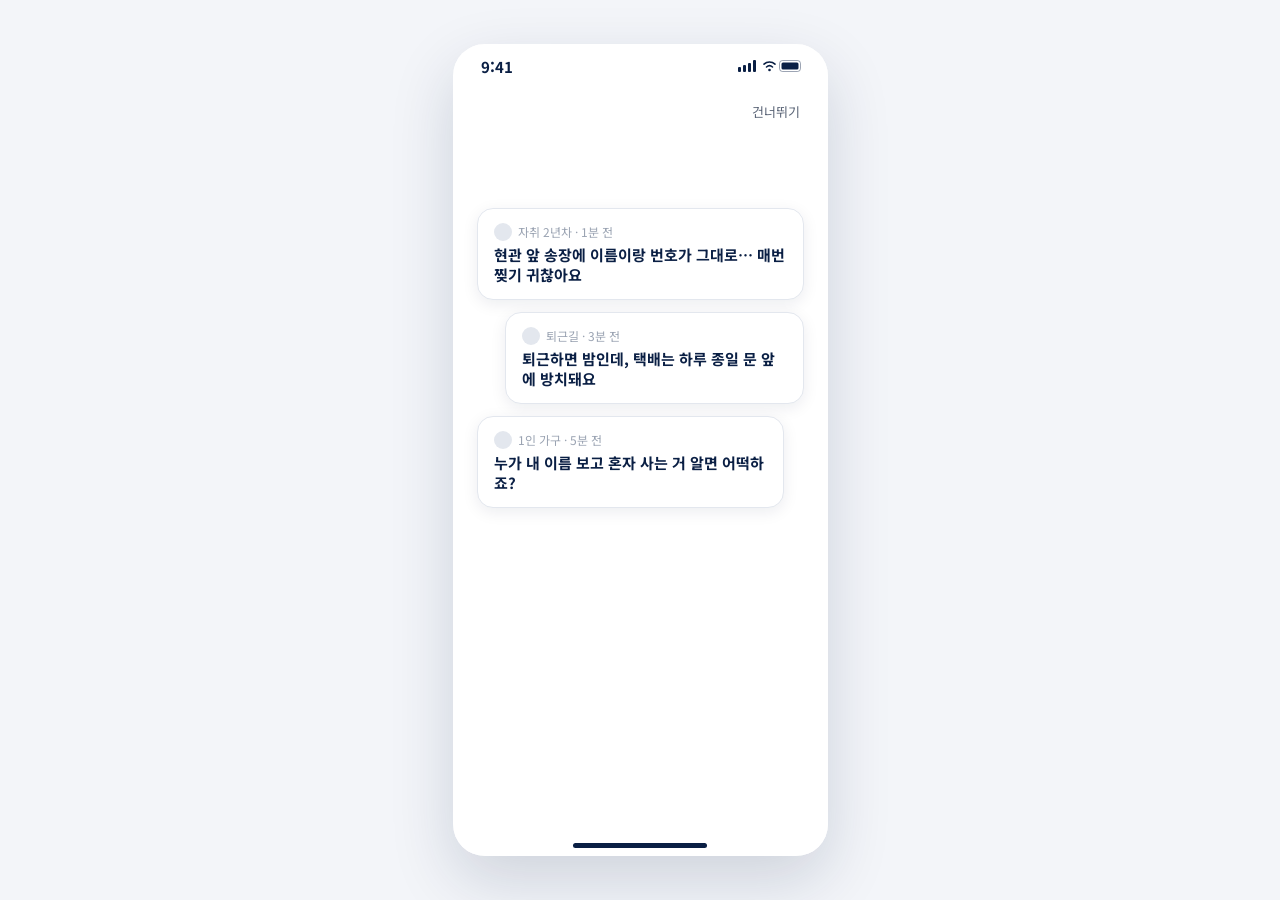
<file: index.html>
<!DOCTYPE html>
<html lang="ko">
<head>
  <meta charset="UTF-8" />
  <meta name="viewport" content="width=device-width, initial-scale=1, viewport-fit=cover" />
  <title>오는길택배 · 실명 없이, 내 일정에 맞춰 받는 안심 택배</title>
  <link rel="preconnect" href="https://fonts.googleapis.com" />
  <link rel="preconnect" href="https://fonts.gstatic.com" crossorigin />
  <link href="https://fonts.googleapis.com/css2?family=Noto+Sans+KR:wght@400;500;700&display=swap" rel="stylesheet" />
  <link rel="stylesheet" href="style.css" />
</head>
<body>
<main class="device">

  <svg width="0" height="0" style="position:absolute" aria-hidden="true">
    <symbol id="i-back" viewBox="0 0 24 24"><path d="M15 18l-6-6 6-6" fill="none" stroke="currentColor" stroke-width="2" stroke-linecap="round" stroke-linejoin="round"/></symbol>
    <symbol id="i-box" viewBox="0 0 24 24"><g fill="none" stroke="currentColor" stroke-width="1.8" stroke-linejoin="round"><path d="M21 8l-9-5-9 5v8l9 5 9-5V8z"/><path d="M3 8l9 5 9-5M12 13v8"/></g></symbol>
    <symbol id="i-lock" viewBox="0 0 24 24"><g fill="none" stroke="currentColor" stroke-width="2"><rect x="5" y="10" width="14" height="10" rx="2"/><path d="M8 10V7a4 4 0 0 1 8 0v3"/></g></symbol>
    <symbol id="i-info" viewBox="0 0 24 24"><g fill="none" stroke="currentColor" stroke-width="2" stroke-linecap="round"><circle cx="12" cy="12" r="9"/><path d="M12 11v6M12 7.5v.5"/></g></symbol>
    <symbol id="i-refresh" viewBox="0 0 24 24"><g fill="none" stroke="currentColor" stroke-width="2.2" stroke-linecap="round" stroke-linejoin="round"><path d="M20 11a8 8 0 1 0-2.3 5.7"/><path d="M20 4v7h-7"/></g></symbol>
    <symbol id="i-status" viewBox="0 0 66 12"><g fill="currentColor"><rect x="0" y="7" width="3" height="5" rx="1"/><rect x="5" y="5" width="3" height="7" rx="1"/><rect x="10" y="3" width="3" height="9" rx="1"/><rect x="15" y="0" width="3" height="12" rx="1"/><circle cx="31.5" cy="10" r="1.3"/><rect x="43.5" y="2.5" width="17" height="7" rx="1.5"/></g><path d="M26 4.2a8 8 0 0 1 11 0M28.5 7a4.5 4.5 0 0 1 6 0" fill="none" stroke="currentColor" stroke-width="1.6" stroke-linecap="round"/><rect x="41.5" y="0.5" width="21" height="11" rx="3" fill="none" stroke="currentColor" opacity=".4"/></symbol>
  </svg>

  <!-- ===================== 00 스플래시 ===================== -->
  <section class="screen is-active" id="s0" aria-label="오는길택배 시작">
    <div class="status-bar"><span>9:41</span><svg width="66" height="12"><use href="#i-status"/></svg></div>
    <button class="skip press" id="skip">건너뛰기</button>
    <div class="content">
      <div class="comments" aria-hidden="true">
        <div class="comment"><div class="who"><span class="ava"></span><span class="t-caption1 c-muted">자취 2년차 · 1분 전</span></div><p class="t-subhead bold">현관 앞 송장에 이름이랑 번호가 그대로… 매번 찢기 귀찮아요</p></div>
        <div class="comment"><div class="who"><span class="ava"></span><span class="t-caption1 c-muted">퇴근길 · 3분 전</span></div><p class="t-subhead bold">퇴근하면 밤인데, 택배는 하루 종일 문 앞에 방치돼요</p></div>
        <div class="comment"><div class="who"><span class="ava"></span><span class="t-caption1 c-muted">1인 가구 · 5분 전</span></div><p class="t-subhead bold">누가 내 이름 보고 혼자 사는 거 알면 어떡하죠?</p></div>
      </div>
      <div class="splash-main" id="splash-main">
        <div class="tiles" id="tiles" aria-hidden="true"><i></i><i></i><i></i><i></i><i></i><i></i><i></i><i></i><i></i></div>
        <h1 class="t-large-title bold">이제 택배도<br /><span class="hl" id="splash-hl">실명 없이, 오는 길에</span></h1>
        <p class="t-body c-gray">닉네임·안심번호로 주문하고<br />퇴근길 보관함에서 비밀번호로 받아요.</p>
      </div>
    </div>
    <div class="footer" id="splash-cta"><button class="btn btn-primary press" data-go="s1">안심 택배 시작하기</button></div>
    <div class="home-indicator"></div>
  </section>

  <!-- ===================== 01 주문/결제 · 배송지 선택 ===================== -->
  <section class="screen" id="s1" aria-label="주문/결제">
    <div class="status-bar"><span>9:41</span><svg width="66" height="12"><use href="#i-status"/></svg></div>
    <header class="nav-bar">
      <button class="back" data-back aria-label="뒤로"><svg width="24" height="24"><use href="#i-back"/></svg></button>
      <h1 class="t-headline">주문/결제</h1>
    </header>
    <div class="content">
      <div class="product reveal" style="--i:0">
        <div class="thumb c-muted"><svg width="32" height="32"><use href="#i-box"/></svg></div>
        <div><p class="t-body bold">무선 이어폰 케이스 외 1건</p><p class="t-subhead c-gray">32,000원 · 무료배송</p></div>
      </div>
      <div class="divider reveal" style="--i:1"></div>
      <h2 class="t-title3 bold reveal" style="--i:2">어디서 받을까요?</h2>
      <div role="radiogroup" aria-label="배송지" class="reveal" style="--i:3;display:flex;flex-direction:column;gap:16px">
        <button class="card option press" role="radio" aria-checked="false" data-delivery="home">
          <span class="row"><span class="radio"></span><span class="t-callout bold option-title">기본 배송지 (집 앞)</span></span>
          <span class="t-footnote c-muted">서울시 ○○구 ○○로 12</span>
        </button>
        <button class="card option is-selected press" role="radio" aria-checked="true" data-delivery="safe">
          <span class="row"><span class="radio"></span><span class="t-callout bold option-title">안심 택배</span><span class="tag solid">추천</span></span>
          <span class="t-footnote">스마트 거점(보관함)에서 수령<br />실명 대신 닉네임·안심번호로 배송</span>
        </button>
      </div>
      <p class="hint t-caption1 c-gray reveal" style="--i:4"><svg class="c-muted" width="16" height="16"><use href="#i-info"/></svg>안심 택배를 고르지 않으면 기본 배송지로 일반 배송돼요</p>
    </div>
    <div class="footer"><button class="btn btn-primary press" id="s1-next"><span class="label">다음 · 수령 장소 지정</span></button></div>
    <div class="home-indicator"></div>
  </section>

  <!-- ===================== 02 보관함 위치 선택 ===================== -->
  <section class="screen" id="s2" aria-label="보관함 위치 선택">
    <div class="status-bar"><span>9:41</span><svg width="66" height="12"><use href="#i-status"/></svg></div>
    <header class="nav-bar">
      <button class="back" data-back aria-label="뒤로"><svg width="24" height="24"><use href="#i-back"/></svg></button>
      <h1 class="t-headline">보관함 위치 선택</h1>
    </header>
    <div class="content" style="gap:14px">
      <div class="map reveal" style="--i:0" id="map">
        <svg class="roads" viewBox="0 0 335 168" preserveAspectRatio="none" aria-hidden="true">
          <path d="M-10 120 L345 92" stroke="#fff" stroke-width="14"/><path d="M120 -10 L150 178" stroke="#fff" stroke-width="12"/>
          <path d="M250 -10 L235 178" stroke="#fff" stroke-width="8"/><path d="M-10 40 L345 55" stroke="#fff" stroke-width="6"/>
          <rect x="20" y="62" width="80" height="44" rx="6" fill="#E3E7EE"/><rect x="170" y="10" width="56" height="36" rx="6" fill="#E3E7EE"/><rect x="262" y="110" width="60" height="44" rx="6" fill="#E3E7EE"/>
        </svg>
      </div>
      <div class="card is-selected locker-card reveal" style="--i:1;gap:4px;background:var(--white)" id="locker-card">
        <div style="display:flex;gap:8px;align-items:center"><span class="t-callout bold" id="lk-name">중앙역 보관함</span><span class="tag" id="lk-tag">가까운 거점</span></div>
        <p class="t-footnote c-gray" id="lk-desc">1번 출구 앞 · 퇴근 동선 · 24시간</p>
      </div>
      <div class="card surface reveal" style="--i:2;gap:10px">
        <div class="row-between"><span class="t-subhead c-gray">현재 사용 가능</span><span class="t-title3 bold c-blue"><span id="lk-avail">0</span> / 12칸</span></div>
        <div class="progress"><span id="lk-bar"></span></div>
        <div class="row-between t-footnote" id="lk-sizes"><span>소형 2칸</span><span>중형 1칸</span><span>대형 1칸</span></div>
        <p class="t-caption1 c-muted">핀을 눌러 다른 보관함도 볼 수 있어요</p>
      </div>
      <h2 class="t-body bold reveal" style="--i:3">언제 찾으러 갈까요?</h2>
      <div class="chips reveal" style="--i:4" data-group="day">
        <button class="chip press">오늘</button><button class="chip press is-selected">내일</button><button class="chip press">모레</button>
      </div>
      <div class="chips reveal" style="--i:5" data-group="time">
        <button class="chip press">오후</button><button class="chip press is-selected">저녁</button><button class="chip press">밤</button>
      </div>
    </div>
    <div class="footer"><button class="btn btn-primary press" id="s2-next">이 위치로 선택</button></div>
    <div class="home-indicator"></div>
  </section>

  <!-- ===================== 03 안심 배송 정보 ===================== -->
  <section class="screen" id="s3" aria-label="안심 배송 정보">
    <div class="status-bar"><span>9:41</span><svg width="66" height="12"><use href="#i-status"/></svg></div>
    <header class="nav-bar">
      <button class="back" data-back aria-label="뒤로"><svg width="24" height="24"><use href="#i-back"/></svg></button>
      <h1 class="t-headline">안심 배송 정보</h1>
    </header>
    <div class="content">
      <div class="card is-selected reveal" style="--i:0">
        <label class="check"><input type="checkbox" id="chk-all" checked /><span class="box c-white"><svg width="18" height="18" viewBox="0 0 24 24"><path d="M6 12.5l4 4 8-9" fill="none" stroke="currentColor" stroke-width="2.4" stroke-linecap="round" stroke-linejoin="round"/></svg></span>안심 배송 정보 사용</label>
      </div>
      <div class="reveal" style="--i:1;display:flex;flex-direction:column;gap:8px">
        <label class="check"><input type="checkbox" id="chk-nick" checked /><span class="box c-white"><svg width="18" height="18" viewBox="0 0 24 24"><path d="M6 12.5l4 4 8-9" fill="none" stroke="currentColor" stroke-width="2.4" stroke-linecap="round" stroke-linejoin="round"/></svg></span>닉네임 사용</label>
        <div class="field" id="field-nick"><span class="t-body bold c-blue slot" id="nick-val">졸린 수달</span><button class="reroll press" id="reroll-nick"><svg width="12" height="12"><use href="#i-refresh"/></svg>다시 뽑기</button></div>
      </div>
      <div class="reveal" style="--i:2;display:flex;flex-direction:column;gap:8px">
        <label class="check"><input type="checkbox" id="chk-phone" checked /><span class="box c-white"><svg width="18" height="18" viewBox="0 0 24 24"><path d="M6 12.5l4 4 8-9" fill="none" stroke="currentColor" stroke-width="2.4" stroke-linecap="round" stroke-linejoin="round"/></svg></span>안심번호 사용</label>
        <div class="field" id="field-phone"><span class="t-body bold c-blue slot" id="phone-val">050-1234-5678</span><button class="reroll press" id="reroll-phone"><svg width="12" height="12"><use href="#i-refresh"/></svg>다시 뽑기</button></div>
      </div>
      <p class="t-subhead c-gray reveal" style="--i:3">송장 미리보기</p>
      <div class="card invoice reveal" style="--i:4">
        <p class="line t-footnote"><span class="c-gray">받는 분</span><b class="c-blue" id="inv-name">졸린 수달</b></p>
        <p class="line t-footnote"><span class="c-gray" id="inv-phone-label">안심번호</span><b class="c-blue" id="inv-phone">050-1234-5678</b></p>
        <div class="barcode" id="barcode" aria-hidden="true"></div>
      </div>
      <p class="hint t-caption1 bold c-teal reveal" style="--i:5" id="safe-msg"><svg width="16" height="16"><use href="#i-lock"/></svg><span>실명·실제 번호는 송장에 인쇄되지 않아요</span></p>
    </div>
    <div class="footer"><button class="btn btn-primary press" data-go="s4">32,000원 결제하기</button></div>
    <div class="home-indicator"></div>
  </section>

  <!-- ===================== 04 알림 · 배송 추적 · 비밀번호 ===================== -->
  <section class="screen bg-gray" id="s4" aria-label="오는길택배 알림">
    <div class="status-bar"><span>9:41</span><svg width="66" height="12"><use href="#i-status"/></svg></div>
    <header class="nav-bar">
      <button class="back" data-back aria-label="뒤로"><svg width="24" height="24"><use href="#i-back"/></svg></button>
      <h1 class="t-headline">오는길택배</h1>
    </header>
    <div class="content" style="gap:12px">
      <div class="sender reveal" style="--i:0"><span class="avatar c-white"><svg width="18" height="18"><use href="#i-box"/></svg></span><span class="t-subhead bold">오는길택배</span></div>
      <div class="bubble reveal" style="--i:1">
        <p class="t-footnote bold c-gray">주문 완료 안내</p>
        <p class="t-subhead"><span class="lk-name-text">중앙역 보관함</span> · <span class="pickup-text">내일 저녁</span> 픽업으로 접수됐어요</p>
      </div>
      <div class="track reveal" style="--i:2">
        <div class="row-between"><span class="t-subhead bold">배송 현황</span><span class="t-caption1 c-blue bold" id="track-status">택배사 집하 완료</span></div>
        <div class="track-line">
          <span class="rail"></span><span class="fill" id="track-fill"></span>
          <span class="node" style="left:0%"></span><span class="node" style="left:50%"></span><span class="node" style="left:100%"></span>
          <span class="truck" id="truck"><svg width="16" height="16"><use href="#i-box"/></svg></span>
        </div>
        <div class="track-labels" id="track-labels"><span>집하</span><span>중간 허브</span><span class="lk-name-text">중앙역 보관함</span></div>
      </div>
      <article class="notice" id="notice">
        <div class="notice-head"><svg width="18" height="18"><use href="#i-lock"/></svg><span class="t-callout bold">배송 완료 · 비밀번호 안내</span></div>
        <div class="notice-body">
          <p class="t-callout"><span class="nick-text">졸린 수달</span>님, 택배가<br /><span class="lk-name-text">중앙역 보관함</span> 05번 칸에 보관됐어요.</p>
          <div class="pw-box">
            <span class="t-footnote c-gray">비밀번호</span>
            <span class="t-title1 bold c-blue pw-num" id="pw-num"><span>0</span><span>0</span><span>0</span><span>0</span><span>0</span><span>0</span></span>
            <span class="t-caption1 c-gray">내일 23:00까지 보관</span>
          </div>
          <button class="btn btn-primary btn-sm press" data-go="s5">수령 정보 보기</button>
        </div>
      </article>
    </div>
    <div class="home-indicator"></div>
  </section>

  <!-- ===================== 05 수령 웹 · 키패드 ===================== -->
  <section class="screen" id="s5" aria-label="택배 수령">
    <div class="status-bar"><span>9:41</span><svg width="66" height="12"><use href="#i-status"/></svg></div>
    <header class="nav-bar">
      <button class="back" data-back aria-label="뒤로"><svg width="24" height="24"><use href="#i-back"/></svg></button>
      <h1 class="t-headline">택배 수령</h1>
    </header>
    <div class="content" style="gap:12px;padding-bottom:8px">
      <div class="center reveal" style="--i:0">
        <p class="t-title3 bold"><span class="lk-name-text">중앙역 보관함</span></p>
        <p class="t-footnote c-gray">기사님이 배정한 칸을 찾고 있어요</p>
      </div>
      <div class="locker reveal" style="--i:1" id="locker"></div>
      <p class="t-subhead bold center reveal" style="--i:2" id="code-label">비밀번호 6자리를 입력하세요</p>
      <div class="code reveal" style="--i:3" id="code"><span></span><span></span><span></span><span></span><span></span><span></span></div>
      <p class="t-caption1 c-gray center reveal" style="--i:4">알림으로 받은 비밀번호 · <button class="autofill" id="autofill">자동 입력</button></p>
      <div class="keypad reveal" style="--i:5" id="keypad"></div>
    </div>
    <div class="home-indicator"></div>
  </section>

  <!-- ===================== 06 수령 · 파기 완료 ===================== -->
  <section class="screen" id="s6" aria-label="수령 완료">
    <div class="status-bar"><span>9:41</span><svg width="66" height="12"><use href="#i-status"/></svg></div>
    <header class="nav-bar"><h1 class="t-headline">수령 완료</h1></header>
    <div class="content" style="gap:20px">
      <div class="card invoice shred" id="shred">
        <p class="t-caption1 bold status" id="shred-status">송장 정보를 파기하고 있어요…</p>
        <p class="line t-footnote"><span class="c-gray">받는 분</span><b class="c-blue shred-text nick-text">졸린 수달</b></p>
        <p class="line t-footnote"><span class="c-gray">안심번호</span><b class="c-blue shred-text">050-1234-5678</b></p>
        <p class="line t-footnote"><span class="c-gray">보관 칸</span><b class="c-blue shred-text">05번 · 482913</b></p>
      </div>
      <div class="done-hero" id="done-hero">
        <div class="done-ring"><div class="c-white"><svg width="36" height="36" viewBox="0 0 24 24"><path d="M6 12.5l4 4 8-9" fill="none" stroke="currentColor" stroke-width="2.6" stroke-linecap="round" stroke-linejoin="round"/></svg></div></div>
        <p class="t-title1 bold">수령 완료!</p>
        <p class="t-body c-gray center">개인정보와 송장 데이터가<br />안전하게 파기됐어요.</p>
      </div>
      <div class="card surface summary" id="summary">
        <div class="row-between t-subhead"><span class="c-gray">수령 장소</span><b><span class="lk-name-text">중앙역 보관함</span> 05번</b></div>
        <div class="row-between t-subhead"><span class="c-gray">수령 시각</span><b id="done-time">오늘 19:42</b></div>
        <div class="row-between t-subhead"><span class="c-gray">비밀번호</span><b class="c-gray">만료됨</b></div>
        <div class="row-between t-subhead"><span class="c-gray">개인정보 · 송장</span><b class="c-teal">파기 완료</b></div>
      </div>
      <p class="hint t-caption1 bold c-teal after" id="after" style="justify-content:center"><svg width="16" height="16"><use href="#i-lock"/></svg>흔적 걱정 없이 집에 가세요</p>
    </div>
    <div class="footer"><button class="btn btn-primary press" id="s6-done">확인</button></div>
    <div class="home-indicator"></div>
  </section>

  <!-- 공통: 하단 시트 · 토스트 -->
  <div class="dim" id="dim"></div>
  <div class="sheet" id="sheet" role="dialog" aria-modal="true" aria-labelledby="sheet-title">
    <div class="grab"></div>
    <h2 class="t-title2 bold" id="sheet-title"><span class="lk-name-text">중앙역 보관함</span>에서<br /><span class="pickup-text">내일 저녁</span>에 받을게요</h2>
    <div class="sum">
      <div class="row-between t-subhead"><span class="c-gray">보관 칸</span><b>도착하면 기사님이 배정</b></div>
      <div class="row-between t-subhead"><span class="c-gray">보관 기간</span><b>도착 후 다음 날 23시까지</b></div>
      <div class="row-between t-subhead"><span class="c-gray">수령 방법</span><b>6자리 비밀번호</b></div>
    </div>
    <div class="btns">
      <button class="btn btn-secondary press" id="sheet-cancel">다시 고를게요</button>
      <button class="btn btn-primary press" id="sheet-ok">좋아요</button>
    </div>
  </div>
  <div class="toast" id="toast" role="status"></div>

</main>
<script src="app.js"></script>
</body>
</html>
</file>
<file: style.css>
/* =========================================================
   오는길택배 · Design Tokens (Figma "오는길택배" 컬렉션과 동일)
   ========================================================= */
:root {
  --blue-600: #0050D8;
  --blue-500: #0B63F6;
  --blue-100: #D6E4FF;
  --blue-50:  #EEF4FF;
  --navy-900: #0A1F44;
  --gray-600: #5B6577;
  --gray-400: #9AA3B2;
  --gray-200: #E3E7EE;
  --gray-100: #F3F5F9;
  --white:    #FFFFFF;
  --teal-500: #00B8A9;
  --red-500:  #F04452;

  --radius-sm: 8px;
  --radius-md: 12px;
  --radius-lg: 16px;
  --radius-full: 999px;
  --space-sm: 8px;
  --space-md: 16px;
  --space-lg: 20px;

  --font: "Noto Sans KR", -apple-system, BlinkMacSystemFont, "Apple SD Gothic Neo", sans-serif;
  --ease: cubic-bezier(.2, .8, .2, 1);
  --spring: cubic-bezier(.34, 1.56, .64, 1);
  --shadow-card: 0 4px 16px rgba(10, 31, 68, .08);
}

/* ---------- Typography · iOS Large(Default) ---------- */
.t-large-title { font-size: 34px; line-height: 41px; letter-spacing: -.01em; }
.t-title1   { font-size: 28px; line-height: 34px; letter-spacing: -.01em; }
.t-title2   { font-size: 22px; line-height: 28px; letter-spacing: -.01em; }
.t-title3   { font-size: 20px; line-height: 25px; letter-spacing: -.01em; }
.t-headline { font-size: 17px; line-height: 22px; font-weight: 700; }
.t-body     { font-size: 17px; line-height: 22px; }
.t-callout  { font-size: 16px; line-height: 21px; }
.t-subhead  { font-size: 15px; line-height: 20px; }
.t-footnote { font-size: 13px; line-height: 18px; }
.t-caption1 { font-size: 12px; line-height: 16px; }
.t-caption2 { font-size: 11px; line-height: 13px; }
.bold { font-weight: 700; }
.c-blue { color: var(--blue-500); }
.c-gray { color: var(--gray-600); }
.c-muted { color: var(--gray-400); }
.c-teal { color: var(--teal-500); }
.c-white { color: var(--white); }

/* ---------- Base ---------- */
* { box-sizing: border-box; margin: 0; padding: 0; }
html, body { height: 100%; }
body {
  font-family: var(--font); color: var(--navy-900); background: var(--gray-100);
  -webkit-font-smoothing: antialiased; -webkit-tap-highlight-color: transparent;
  display: flex; justify-content: center; align-items: center; min-height: 100vh;
}
button { font: inherit; color: inherit; background: none; border: 0; cursor: pointer; }
button:focus-visible { outline: 2px solid var(--blue-500); outline-offset: 2px; }

.device {
  position: relative; width: 375px; height: 812px; background: var(--white);
  border-radius: 32px; overflow: hidden; overflow: clip; box-shadow: 0 24px 64px rgba(10, 31, 68, .16);
}
@media (max-width: 480px) {
  body { align-items: stretch; }
  .device { width: 100%; height: 100dvh; border-radius: 0; box-shadow: none; }
}

/* ---------- 화면 전환: 오른쪽에서 밀려 들어오기 ---------- */
.screen {
  position: absolute; inset: 0; display: flex; flex-direction: column; background: var(--white);
  transform: translateX(100%); visibility: hidden;
  transition: transform .42s var(--ease), visibility 0s .42s;
}
.screen.is-active {
  transform: none; visibility: visible; z-index: 2;
  box-shadow: -12px 0 32px rgba(10, 31, 68, .08);
  transition: transform .42s var(--ease), visibility 0s;
}
.screen.is-behind { transform: translateX(-28%); }
.screen.bg-gray { background: var(--gray-100); }

/* 제목·요소가 아래에서 떠오르기 */
.reveal { opacity: 0; }
.screen.is-active .reveal { animation: rise .55s var(--ease) both; animation-delay: calc(var(--i, 0) * 70ms + 140ms); }
@keyframes rise { from { opacity: 0; transform: translateY(14px); } to { opacity: 1; transform: none; } }

.status-bar {
  height: 44px; flex-shrink: 0; display: flex; align-items: center; justify-content: space-between;
  padding: 0 24px 0 28px; font-size: 15px; font-weight: 700;
}
.nav-bar {
  position: relative; height: 52px; flex-shrink: 0; display: flex; align-items: center; justify-content: center;
  background: var(--white); border-bottom: 1px solid var(--gray-200);
}
.nav-bar .back {
  position: absolute; left: 8px; top: 50%; transform: translateY(-50%);
  width: 36px; height: 36px; display: grid; place-items: center; border-radius: var(--radius-sm);
}
.nav-bar .back:active { background: var(--gray-100); }
.content { flex: 1; overflow-y: auto; display: flex; flex-direction: column; gap: var(--space-md); padding: var(--space-lg); }
.footer { padding: 12px var(--space-lg) 0; }
.home-indicator { height: 34px; flex-shrink: 0; display: flex; justify-content: center; align-items: flex-end; padding-bottom: 8px; }
.home-indicator::before { content: ""; width: 134px; height: 5px; border-radius: 3px; background: var(--navy-900); }

/* ---------- 누르면 살짝 작아지는 공통 피드백 ---------- */
.press { transition: transform .18s var(--ease), background .15s ease, border-color .15s ease; }
.press:active { transform: scale(.96); }

/* ---------- Components ---------- */
.btn {
  width: 100%; height: 56px; border-radius: var(--radius-md); display: flex; align-items: center; justify-content: center;
  font-size: 17px; line-height: 22px; font-weight: 700; overflow: hidden;
}
.btn-primary { background: var(--blue-500); color: var(--white); }
.btn-primary:hover { background: var(--blue-600); }
.btn-secondary { background: var(--blue-50); color: var(--blue-500); }
.btn-sm { height: 48px; }
.btn .label { display: inline-block; }
.btn .label.swap { animation: labelSwap .35s var(--ease); }
@keyframes labelSwap { 0% { transform: translateY(0); opacity: 1; } 45% { transform: translateY(-120%); opacity: 0; } 55% { transform: translateY(120%); opacity: 0; } 100% { transform: none; opacity: 1; } }

.card {
  border-radius: var(--radius-md); background: var(--white); border: 1px solid var(--gray-200);
  padding: var(--space-md); display: flex; flex-direction: column; gap: var(--space-sm);
}
.card.is-selected { background: var(--blue-50); border: 1.5px solid var(--blue-500); }
.card.surface { background: var(--gray-100); border: 0; }

.tag {
  display: inline-flex; align-items: center; gap: 4px; padding: 3px 8px; border-radius: 6px;
  background: var(--blue-50); color: var(--blue-500); font-size: 12px; line-height: 16px; font-weight: 700;
}
.tag.solid { background: var(--blue-500); color: var(--white); }
.tag.warn { background: #FFECEE; color: var(--red-500); }

/* Radio option */
.option { text-align: left; width: 100%; transition: transform .3s var(--spring), background .2s ease, border-color .2s ease; }
.option.is-selected { transform: scale(1.015); }
.option .row { display: flex; align-items: center; gap: 10px; }
.radio { width: 22px; height: 22px; border-radius: 50%; flex-shrink: 0; border: 1.5px solid var(--gray-400); position: relative; transition: border-color .2s; }
.radio::after { content: ""; position: absolute; inset: 4px; border-radius: 50%; background: var(--blue-500); transform: scale(0); transition: transform .3s var(--spring); }
.option.is-selected .radio { border-color: var(--blue-500); }
.option.is-selected .radio::after { transform: scale(1); }
.option.is-selected .option-title { color: var(--blue-500); }
.option .desc { display: grid; grid-template-rows: 1fr; transition: grid-template-rows .3s var(--ease), opacity .3s; }

/* Checkbox: 체크 표시가 선을 그리듯 나타남 */
.check { display: inline-flex; align-items: center; gap: 10px; cursor: pointer; font-size: 17px; line-height: 22px; user-select: none; }
.check input { position: absolute; opacity: 0; pointer-events: none; }
.check .box {
  width: 22px; height: 22px; border-radius: 6px; flex-shrink: 0; border: 1.5px solid var(--gray-400); background: var(--white);
  display: grid; place-items: center; transition: background .2s ease, border-color .2s ease, transform .3s var(--spring);
}
.check .box path { stroke-dasharray: 20; stroke-dashoffset: 20; transition: stroke-dashoffset .3s var(--ease) .05s; }
.check input:checked + .box { background: var(--blue-500); border-color: var(--blue-500); transform: scale(1.08); }
.check input:checked + .box path { stroke-dashoffset: 0; }
.check:active .box { transform: scale(.9); }

/* Field + 다시 뽑기 */
.field {
  display: flex; align-items: center; justify-content: space-between; padding: 12px 12px 12px 16px;
  border-radius: var(--radius-md); border: 1.5px solid var(--blue-100); background: var(--white);
  transition: opacity .25s ease, border-color .2s;
}
.field.is-off { opacity: .35; pointer-events: none; }
.field.rolling { border-color: var(--blue-500); }
.reroll { display: inline-flex; align-items: center; gap: 4px; padding: 6px 10px; border-radius: var(--radius-full); background: var(--blue-50); color: var(--blue-500); font-size: 12px; line-height: 16px; font-weight: 700; }
.reroll svg { transition: transform .5s var(--ease); }
.reroll.spin svg { transform: rotate(-360deg); }
.slot { display: inline-block; }
.slot.tick { animation: tick .07s linear; }
@keyframes tick { from { transform: translateY(-40%); opacity: .3; } to { transform: none; opacity: 1; } }
.slot.land { animation: land .4s var(--spring); }
@keyframes land { from { transform: translateY(-30%) scale(.9); } to { transform: none; } }

/* Chip */
.chips { display: grid; grid-template-columns: repeat(3, 1fr); gap: var(--space-sm); }
.chip { height: 40px; border-radius: var(--radius-full); border: 1px solid var(--gray-200); background: var(--white); font-size: 15px; line-height: 20px; }
.chip.is-selected { background: var(--blue-500); border-color: var(--blue-500); color: var(--white); font-weight: 700; animation: pop .3s var(--spring); }
@keyframes pop { 0% { transform: scale(.92); } 100% { transform: none; } }

.divider { height: 8px; background: var(--gray-100); margin: 0 calc(var(--space-lg) * -1); flex-shrink: 0; }
.hint { display: flex; gap: 6px; align-items: flex-start; }
.hint svg { flex-shrink: 0; margin-top: 1px; }
.row-between { display: flex; justify-content: space-between; align-items: center; }
.center { text-align: center; }

/* 형광펜처럼 칠해지는 강조 */
.hl { background: linear-gradient(transparent 58%, var(--blue-100) 58%) no-repeat 0 0 / 0% 100%; transition: background-size .7s var(--ease) .1s, color .4s; }
.hl.on { background-size: 100% 100%; color: var(--blue-500); }

/* ---------- 00 스플래시 ---------- */
#s0 .content { justify-content: center; gap: 0; padding: 24px; position: relative; }
.skip { position: absolute; top: 52px; right: 16px; z-index: 3; padding: 6px 12px; border-radius: var(--radius-full); color: var(--gray-600); font-size: 13px; }
.comments { position: absolute; left: 24px; right: 24px; top: 120px; display: flex; flex-direction: column; gap: 12px; }
.comment {
  background: var(--white); border: 1px solid var(--gray-200); border-radius: var(--radius-lg); padding: 14px 16px;
  box-shadow: var(--shadow-card); opacity: 0; transform: translateY(24px) scale(.96);
  transition: opacity .5s var(--ease), transform .5s var(--spring), filter .5s;
}
.comment:nth-child(2) { margin-left: 28px; }
.comment:nth-child(3) { margin-right: 20px; }
.comment.show { opacity: 1; transform: none; }
.comment.out { opacity: 0; transform: translateY(-30px) scale(.94); filter: blur(6px); transition-duration: .45s; }
.comment .who { display: flex; align-items: center; gap: 6px; margin-bottom: 4px; }
.comment .ava { width: 18px; height: 18px; border-radius: 50%; background: var(--gray-200); }
.splash-main { display: flex; flex-direction: column; gap: 14px; opacity: 0; transform: translateY(20px); transition: opacity .6s var(--ease), transform .6s var(--ease); }
.splash-main.show { opacity: 1; transform: none; }
.tiles { display: grid; grid-template-columns: repeat(3, 28px); gap: 8px; margin-bottom: 18px; }
.tiles i { width: 28px; height: 28px; border-radius: 8px; background: var(--gray-200); transition: background .35s ease, transform .35s var(--spring); }
.tiles i.on { background: var(--blue-500); transform: scale(1.06); }
.tiles i.soft { background: var(--blue-100); }
#s0 .footer { opacity: 0; transform: translateY(16px); transition: opacity .5s var(--ease), transform .5s var(--ease); }
#s0 .footer.show { opacity: 1; transform: none; }

/* ---------- 01 ---------- */
.product { display: flex; gap: 14px; align-items: center; }
.thumb { width: 64px; height: 64px; border-radius: var(--radius-md); background: var(--gray-100); display: grid; place-items: center; flex-shrink: 0; }

/* ---------- 02 지도 · 핀 · 카운트업 ---------- */
.map { position: relative; height: 168px; border-radius: var(--radius-md); background: var(--gray-100); overflow: hidden; flex-shrink: 0; }
.map svg.roads { position: absolute; inset: 0; width: 100%; height: 100%; }
.pin {
  position: absolute; width: 18px; height: 18px; border-radius: 50%; background: var(--white); border: 2px solid var(--gray-400);
  transform: translate(-50%, -50%); display: grid; place-items: center; color: var(--white);
  transition: width .3s var(--spring), height .3s var(--spring), background .2s, border-color .2s, box-shadow .3s;
}
.pin svg { opacity: 0; transition: opacity .2s; }
.pin::before { content: ""; position: absolute; inset: -12px; }
.pin.full { border-color: var(--gray-200); background: var(--gray-100); }
.pin.is-selected { width: 36px; height: 36px; border-color: var(--blue-500); background: var(--blue-500); box-shadow: 0 0 0 9px rgba(11, 99, 246, .15); animation: bounce .5s var(--spring); }
.pin.is-selected svg { opacity: 1; }
@keyframes bounce { 0% { transform: translate(-50%, -50%) translateY(-10px); } 100% { transform: translate(-50%, -50%); } }
.locker-card .swap-in { animation: rise .4s var(--ease); }
.progress { height: 6px; border-radius: 3px; background: var(--gray-200); overflow: hidden; }
.progress > span { display: block; height: 100%; width: 0; background: var(--blue-500); border-radius: 3px; transition: width .7s var(--ease); }
.shake { animation: shake .4s ease; }
@keyframes shake { 20%, 60% { transform: translateX(-6px); } 40%, 80% { transform: translateX(6px); } }

/* ---------- 하단 시트 & 토스트 (공통) ---------- */
.dim { position: absolute; inset: 0; z-index: 20; background: rgba(10, 31, 68, .45); opacity: 0; pointer-events: none; transition: opacity .3s ease; }
.dim.show { opacity: 1; pointer-events: auto; }
.sheet {
  position: absolute; left: 0; right: 0; bottom: 0; z-index: 21; background: var(--white); border-radius: 24px 24px 0 0;
  padding: 12px 20px 34px; transform: translateY(105%); transition: transform .45s var(--ease);
}
.sheet.show { transform: none; }
.sheet .grab { width: 36px; height: 5px; border-radius: 3px; background: var(--gray-200); margin: 0 auto 20px; }
.sheet .btns { display: grid; grid-template-columns: 1fr 1.6fr; gap: 8px; margin-top: 24px; }
.sheet .sum { margin-top: 16px; background: var(--gray-100); border-radius: var(--radius-md); padding: 14px 16px; display: flex; flex-direction: column; gap: 8px; }
.toast {
  position: absolute; left: 50%; bottom: 120px; z-index: 30; transform: translate(-50%, 20px); opacity: 0;
  background: rgba(10, 31, 68, .92); color: var(--white); padding: 12px 18px; border-radius: var(--radius-full);
  font-size: 15px; line-height: 20px; white-space: nowrap; transition: opacity .25s, transform .35s var(--spring); pointer-events: none;
}
.toast.show { opacity: 1; transform: translate(-50%, 0); }

/* ---------- 03 송장 ---------- */
.invoice { border-style: dashed; gap: 6px; perspective: 400px; }
.invoice .line { display: flex; gap: 6px; }
.invoice b { display: inline-block; }
.flip { animation: flip .45s var(--ease); }
@keyframes flip { 0% { transform: rotateX(0); } 50% { transform: rotateX(90deg); opacity: .2; } 100% { transform: rotateX(0); } }
.barcode { display: flex; gap: 1.4px; height: 34px; margin-top: 4px; }
.barcode i { display: block; background: var(--navy-900); }

/* ---------- 04 배송 추적 ---------- */
.sender { display: flex; align-items: center; gap: 8px; }
.avatar { width: 32px; height: 32px; border-radius: 50%; background: var(--blue-500); display: grid; place-items: center; }
.bubble { background: var(--white); border-radius: var(--radius-md); padding: 14px 16px; display: flex; flex-direction: column; gap: 4px; }
.track { background: var(--white); border-radius: var(--radius-md); padding: 16px; }
.track-line { position: relative; height: 40px; margin: 14px 10px 6px; }
.track-line .rail, .track-line .fill { position: absolute; left: 0; right: 0; top: 19px; height: 3px; border-radius: 2px; background: var(--gray-200); }
.track-line .fill { right: auto; width: 0; background: var(--blue-500); transition: width 1s var(--ease); }
.track-line .node { position: absolute; top: 14px; width: 13px; height: 13px; border-radius: 50%; background: var(--white); border: 3px solid var(--gray-200); transform: translateX(-50%); transition: border-color .3s, transform .3s var(--spring); }
.track-line .node.on { border-color: var(--blue-500); transform: translateX(-50%) scale(1.15); }
.track-line .truck { position: absolute; top: -6px; left: 0; width: 30px; height: 30px; border-radius: 50%; background: var(--blue-500); color: var(--white); display: grid; place-items: center; transform: translateX(-50%); transition: left 1s var(--ease); box-shadow: 0 4px 10px rgba(11, 99, 246, .35); }
.track-line .truck.hop { animation: hop .5s ease-in-out infinite alternate; }
@keyframes hop { to { margin-top: -4px; } }
.track-labels { display: flex; justify-content: space-between; color: var(--gray-400); font-size: 12px; line-height: 16px; }
.track-labels span { transition: color .3s; }
.track-labels span.on { color: var(--navy-900); font-weight: 700; }
.notice { background: var(--white); border-radius: var(--radius-lg); overflow: hidden; box-shadow: var(--shadow-card); opacity: 0; transform: translateY(40px); transition: opacity .5s var(--ease), transform .55s var(--spring); flex-shrink: 0; }
.notice.show { opacity: 1; transform: none; }
.notice-head { background: var(--blue-500); color: var(--white); padding: 14px 16px; display: flex; gap: 8px; align-items: center; }
.notice-body { padding: 16px; display: flex; flex-direction: column; gap: 12px; }
.pw-box { background: var(--blue-50); border-radius: var(--radius-md); padding: 14px 16px; display: flex; flex-direction: column; gap: 4px; }
.pw-num { display: flex; gap: 10px; }
.pw-num span { display: inline-block; min-width: 18px; text-align: center; }
.pw-num span.land { animation: land .4s var(--spring); }

/* ---------- 05 보관함 · 키패드 ---------- */
.locker { background: var(--gray-100); border-radius: var(--radius-lg); padding: 12px; display: grid; grid-template-columns: repeat(3, 1fr); gap: 6px; perspective: 600px; }
.cell { height: 30px; border-radius: var(--radius-sm); border: 1px solid var(--gray-200); background: var(--white); display: grid; place-items: center; font-size: 14px; transition: background .15s, color .15s, border-color .15s; transform-origin: left center; }
.cell.used { background: var(--gray-200); color: var(--gray-400); }
.cell.flash { background: var(--blue-100); border-color: var(--blue-100); }
.cell.mine { background: var(--blue-500); border-color: var(--blue-500); color: var(--white); font-weight: 700; animation: pulse 1.6s ease-in-out infinite; }
.cell.open { animation: door .8s var(--ease) forwards; background: var(--teal-500); border-color: var(--teal-500); }
@keyframes pulse { 50% { box-shadow: 0 0 0 5px rgba(11, 99, 246, .2); } }
@keyframes door { to { transform: rotateY(-70deg); } }
.code { display: flex; justify-content: center; gap: 8px; }
.code span {
  width: 44px; height: 50px; border-radius: 10px; border: 1.5px solid var(--gray-200); background: var(--white);
  display: grid; place-items: center; color: var(--blue-500); font-size: 22px; line-height: 28px; font-weight: 700;
  transition: border-color .15s, color .2s, background .2s;
}
.code span.cur { border-color: var(--blue-500); box-shadow: 0 0 0 3px rgba(11, 99, 246, .12); }
.code span.filled { border-color: var(--blue-500); animation: pop .25s var(--spring); }
.code.ok span { border-color: var(--teal-500); color: var(--white); background: var(--teal-500); }
.code.ok span:nth-child(n) { animation: pop .35s var(--spring) both; }
.code.ok span:nth-child(2) { animation-delay: .04s; } .code.ok span:nth-child(3) { animation-delay: .08s; }
.code.ok span:nth-child(4) { animation-delay: .12s; } .code.ok span:nth-child(5) { animation-delay: .16s; } .code.ok span:nth-child(6) { animation-delay: .2s; }
.code.bad span { border-color: var(--red-500); color: var(--red-500); }
.keypad { display: grid; grid-template-columns: repeat(3, 1fr); gap: 6px; margin-top: auto; }
.key { height: 50px; border-radius: var(--radius-md); background: var(--gray-100); font-size: 22px; line-height: 28px; font-weight: 500; }
.key:active { background: var(--blue-100); }
.key.fn { font-size: 15px; color: var(--gray-600); background: transparent; }
.autofill { color: var(--blue-500); font-weight: 700; text-decoration: underline; text-underline-offset: 3px; }

/* ---------- 06 파기 연출 ---------- */
.shred { position: relative; overflow: visible; transition: opacity .4s, transform .4s var(--ease), max-height .5s var(--ease), padding .5s, margin .5s; max-height: 200px; }
.shred .ch { display: inline-block; transition: transform .9s var(--ease), opacity .9s ease, filter .9s; white-space: pre; }
.shred.burst .ch { opacity: 0; filter: blur(3px); }
.shred.gone { opacity: 0; transform: scale(.9); max-height: 0; padding-top: 0; padding-bottom: 0; border-width: 0; margin-top: -20px; }
.shred .status { color: var(--gray-600); }
.done-hero { display: flex; flex-direction: column; align-items: center; gap: 12px; padding-top: 12px; }
.done-hero > * { opacity: 0; transform: translateY(14px); transition: opacity .5s var(--ease), transform .5s var(--ease); }
.done-hero.show > * { opacity: 1; transform: none; }
.done-hero.show > *:nth-child(2) { transition-delay: .12s; } .done-hero.show > *:nth-child(3) { transition-delay: .2s; }
.done-ring { width: 96px; height: 96px; border-radius: 50%; background: rgba(0, 184, 169, .12); display: grid; place-items: center; }
.done-ring > div { width: 64px; height: 64px; border-radius: 50%; background: var(--teal-500); display: grid; place-items: center; transform: scale(0); transition: transform .5s var(--spring) .1s; }
.done-hero.show .done-ring > div { transform: scale(1); }
.done-ring path { stroke-dasharray: 20; stroke-dashoffset: 20; transition: stroke-dashoffset .4s var(--ease) .45s; }
.done-hero.show .done-ring path { stroke-dashoffset: 0; }
.summary { gap: 12px; padding: 18px 16px; opacity: 0; transform: translateY(14px); transition: opacity .5s var(--ease) .35s, transform .5s var(--ease) .35s; }
.summary.show { opacity: 1; transform: none; }
.summary .row-between { opacity: 0; transform: translateX(-10px); transition: opacity .4s, transform .4s var(--ease); }
.summary.show .row-between { opacity: 1; transform: none; }
.summary.show .row-between:nth-child(1) { transition-delay: .5s; } .summary.show .row-between:nth-child(2) { transition-delay: .58s; }
.summary.show .row-between:nth-child(3) { transition-delay: .66s; } .summary.show .row-between:nth-child(4) { transition-delay: .74s; }
.after { opacity: 0; transition: opacity .5s .9s; }
.after.show { opacity: 1; }

@media (prefers-reduced-motion: reduce) {
  *, *::before, *::after { animation-duration: .01ms !important; transition-duration: .01ms !important; }
}
</file>
